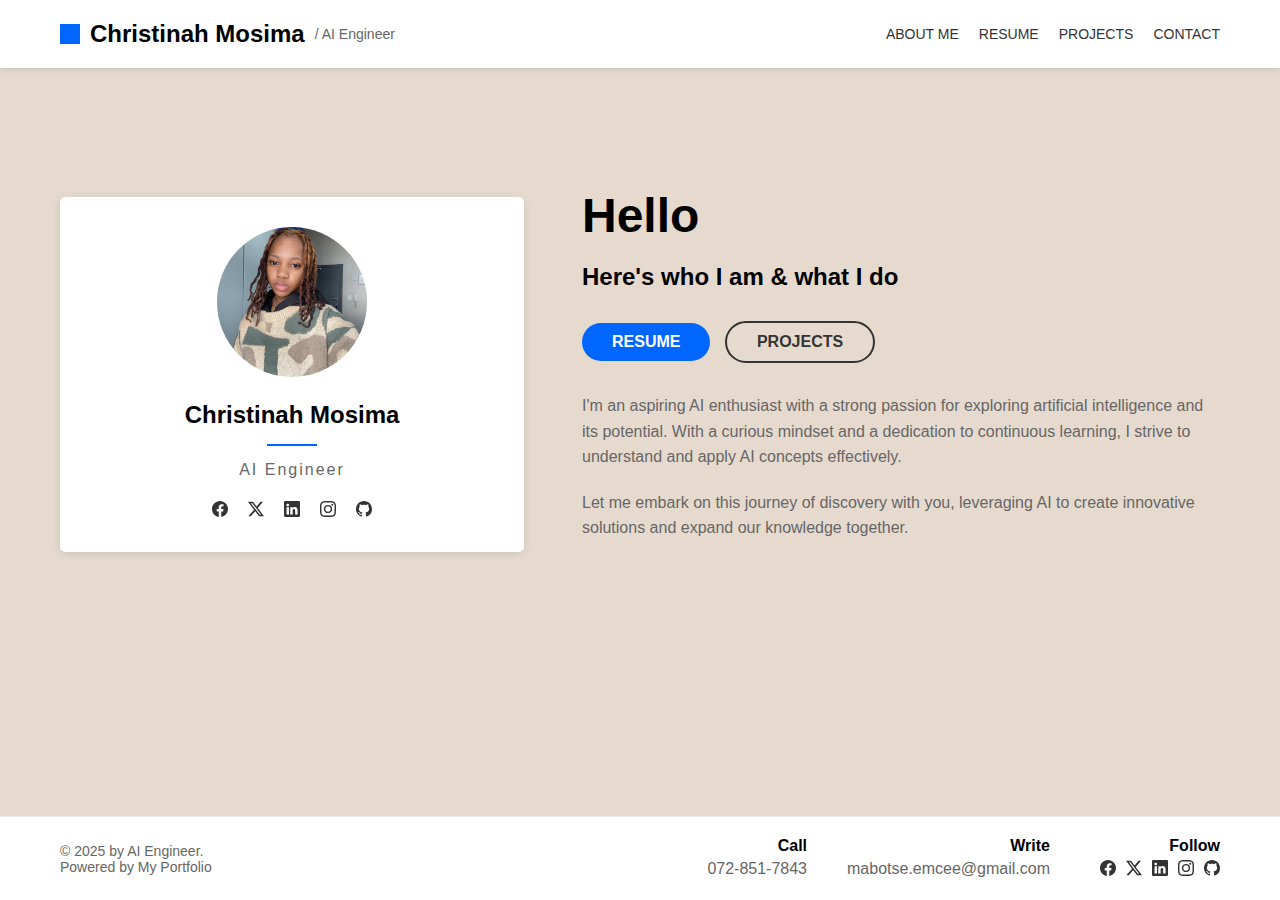
<file: index.html>
<!DOCTYPE html>
<html lang="en">
<head>
    <meta charset="UTF-8">
    <meta name="viewport" content="width=device-width, initial-scale=1.0">
    <title>Christinah Mosima | AI Engineer</title>
    <link rel="stylesheet" href="/styles.css">
</head>
<body>
    <header>
        <div class="container header-content">
            <div class="logo">
                <div class="logo-square"></div>
                <div class="logo-text">Christinah Mosima</div>
                <span class="title">/ AI Engineer</span>
            </div>
            <nav>
                <ul>
                    <li><a href="/index.html">About Me</a></li>
                    <li><a href="/resume.html">Resume</a></li>
                    <li><a href="/projects.html">Projects</a></li>
                    <li><a href="/contact.html">Contact</a></li>
                </ul>
            </nav>
        </div>
    </header>

    <section id="about" class="hero">
        <div class="container">
            <div class="hero">
                <div class="profile-card">
                    <img src="./source/pic1.jpeg" alt="Mabotse" class="profile-image">
                    <h2 class="profile-name">Christinah Mosima</h2>
                    <div class="profile-divider"></div>
                    <p class="profile-title">AI Engineer</p>
                    <div class="social-icons">
                        <a href="https://www.facebook.com/mabotse.christin"><span><svg xmlns="http://www.w3.org/2000/svg" width="16" height="16" fill="currentColor" class="bi bi-facebook" viewBox="0 0 16 16">
                            <path d="M16 8.049c0-4.446-3.582-8.05-8-8.05C3.58 0-.002 3.603-.002 8.05c0 4.017 2.926 7.347 6.75 7.951v-5.625h-2.03V8.05H6.75V6.275c0-2.017 1.195-3.131 3.022-3.131.876 0 1.791.157 1.791.157v1.98h-1.009c-.993 0-1.303.621-1.303 1.258v1.51h2.218l-.354 2.326H9.25V16c3.824-.604 6.75-3.934 6.75-7.951"/>
                          </svg></span></a>
                        <a href="https://twitter.com/CeeEmcee"><span><svg xmlns="http://www.w3.org/2000/svg" width="16" height="16" fill="currentColor" class="bi bi-twitter-x" viewBox="0 0 16 16">
                            <path d="M12.6.75h2.454l-5.36 6.142L16 15.25h-4.937l-3.867-5.07-4.425 5.07H.316l5.733-6.57L0 .75h5.063l3.495 4.633L12.601.75Zm-.86 13.028h1.36L4.323 2.145H2.865z"/>
                          </svg></span></a>
                        <a href="https://www.linkedin.com/in/christinah-mosima-1921b1221/"><span><svg xmlns="http://www.w3.org/2000/svg" width="16" height="16" fill="currentColor" class="bi bi-linkedin" viewBox="0 0 16 16">
                            <path d="M0 1.146C0 .513.526 0 1.175 0h13.65C15.474 0 16 .513 16 1.146v13.708c0 .633-.526 1.146-1.175 1.146H1.175C.526 16 0 15.487 0 14.854zm4.943 12.248V6.169H2.542v7.225zm-1.2-8.212c.837 0 1.358-.554 1.358-1.248-.015-.709-.52-1.248-1.342-1.248S2.4 3.226 2.4 3.934c0 .694.521 1.248 1.327 1.248zm4.908 8.212V9.359c0-.216.016-.432.08-.586.173-.431.568-.878 1.232-.878.869 0 1.216.662 1.216 1.634v3.865h2.401V9.25c0-2.22-1.184-3.252-2.764-3.252-1.274 0-1.845.7-2.165 1.193v.025h-.016l.016-.025V6.169h-2.4c.03.678 0 7.225 0 7.225z"/>
                          </svg></span></a>
                        <a href="https://www.instagram.com/_maifala/"><span><svg xmlns="http://www.w3.org/2000/svg" width="16" height="16" fill="currentColor" class="bi bi-instagram" viewBox="0 0 16 16">
                            <path d="M8 0C5.829 0 5.556.01 4.703.048 3.85.088 3.269.222 2.76.42a3.9 3.9 0 0 0-1.417.923A3.9 3.9 0 0 0 .42 2.76C.222 3.268.087 3.85.048 4.7.01 5.555 0 5.827 0 8.001c0 2.172.01 2.444.048 3.297.04.852.174 1.433.372 1.942.205.526.478.972.923 1.417.444.445.89.719 1.416.923.51.198 1.09.333 1.942.372C5.555 15.99 5.827 16 8 16s2.444-.01 3.298-.048c.851-.04 1.434-.174 1.943-.372a3.9 3.9 0 0 0 1.416-.923c.445-.445.718-.891.923-1.417.197-.509.332-1.09.372-1.942C15.99 10.445 16 10.173 16 8s-.01-2.445-.048-3.299c-.04-.851-.175-1.433-.372-1.941a3.9 3.9 0 0 0-.923-1.417A3.9 3.9 0 0 0 13.24.42c-.51-.198-1.092-.333-1.943-.372C10.443.01 10.172 0 7.998 0zm-.717 1.442h.718c2.136 0 2.389.007 3.232.046.78.035 1.204.166 1.486.275.373.145.64.319.92.599s.453.546.598.92c.11.281.24.705.275 1.485.039.843.047 1.096.047 3.231s-.008 2.389-.047 3.232c-.035.78-.166 1.203-.275 1.485a2.5 2.5 0 0 1-.599.919c-.28.28-.546.453-.92.598-.28.11-.704.24-1.485.276-.843.038-1.096.047-3.232.047s-2.39-.009-3.233-.047c-.78-.036-1.203-.166-1.485-.276a2.5 2.5 0 0 1-.92-.598 2.5 2.5 0 0 1-.6-.92c-.109-.281-.24-.705-.275-1.485-.038-.843-.046-1.096-.046-3.233s.008-2.388.046-3.231c.036-.78.166-1.204.276-1.486.145-.373.319-.64.599-.92s.546-.453.92-.598c.282-.11.705-.24 1.485-.276.738-.034 1.024-.044 2.515-.045zm4.988 1.328a.96.96 0 1 0 0 1.92.96.96 0 0 0 0-1.92m-4.27 1.122a4.109 4.109 0 1 0 0 8.217 4.109 4.109 0 0 0 0-8.217m0 1.441a2.667 2.667 0 1 1 0 5.334 2.667 2.667 0 0 1 0-5.334"/>
                          </svg></span></a>
                          <a href="https://github.com/Mabotse-Mosima/"><span><svg xmlns="http://www.w3.org/2000/svg" width="16" height="16" fill="currentColor" class="bi bi-github" viewBox="0 0 16 16">
                            <path d="M8 0C3.58 0 0 3.58 0 8c0 3.54 2.29 6.53 5.47 7.59.4.07.55-.17.55-.38 0-.19-.01-.82-.01-1.49-2.01.37-2.53-.49-2.69-.94-.09-.23-.48-.94-.82-1.13-.28-.15-.68-.52-.01-.53.63-.01 1.08.58 1.23.82.72 1.21 1.87.87 2.33.66.07-.52.28-.87.51-1.07-1.78-.2-3.64-.89-3.64-3.95 0-.87.31-1.59.82-2.15-.08-.2-.36-1.02.08-2.12 0 0 .67-.21 2.2.82.64-.18 1.32-.27 2-.27s1.36.09 2 .27c1.53-1.04 2.2-.82 2.2-.82.44 1.1.16 1.92.08 2.12.51.56.82 1.27.82 2.15 0 3.07-1.87 3.75-3.65 3.95.29.25.54.73.54 1.48 0 1.07-.01 1.93-.01 2.2 0 .21.15.46.55.38A8.01 8.01 0 0 0 16 8c0-4.42-3.58-8-8-8"/>
                          </svg></span></a>
                    </div>
                </div>
                <div class="hero-content">
                    <h1 class="hero-title">Hello</h1>
                    <h2 class="hero-subtitle">Here's who I am & what I do</h2>
                    <div class="hero-buttons">
                        <a href="/resume.html" class="btn btn-primary">RESUME</a>
                        <a href="/projects.html" class="btn btn-outline">PROJECTS</a>
                    </div>
                    <p class="hero-text">I'm an aspiring AI enthusiast with a strong passion for exploring artificial intelligence and its potential. With a curious mindset and a dedication to continuous learning, I strive to understand and apply AI concepts effectively.</p>  
                    <p class="hero-text">Let me embark on this journey of discovery with you, leveraging AI to create innovative solutions and expand our knowledge together.</p>
                </div>
            </div>
        </div>
    </section>
    
    <footer>
        <div class="container footer-content">
            <div class="copyright">
                <p>© 2025 by AI Engineer.</p>
                <p>Powered by My Portfolio</p>
            </div>
            <div class="footer-links">
                <div class="footer-column">
                    <p class="footer-label">Call</p>
                    <p class="footer-value"><a href="tel:+1234567890">072-851-7843</a></p>
                </div>
                <div class="footer-column">
                    <p class="footer-label">Write</p>
                    <p class="footer-value"><a href="mailto:info@mysite.com">mabotse.emcee@gmail.com</a></p>
                </div>
                <div class="footer-column">
                    <p class="footer-label">Follow</p>
                    <div class="footer-social">
                        <a href="https://www.facebook.com/mabotse.christin"><span><svg xmlns="http://www.w3.org/2000/svg" width="16" height="16" fill="currentColor" class="bi bi-facebook" viewBox="0 0 16 16">
                            <path d="M16 8.049c0-4.446-3.582-8.05-8-8.05C3.58 0-.002 3.603-.002 8.05c0 4.017 2.926 7.347 6.75 7.951v-5.625h-2.03V8.05H6.75V6.275c0-2.017 1.195-3.131 3.022-3.131.876 0 1.791.157 1.791.157v1.98h-1.009c-.993 0-1.303.621-1.303 1.258v1.51h2.218l-.354 2.326H9.25V16c3.824-.604 6.75-3.934 6.75-7.951"/>
                          </svg></span></a>
                        <a href="https://twitter.com/CeeEmcee"><span><svg xmlns="http://www.w3.org/2000/svg" width="16" height="16" fill="currentColor" class="bi bi-twitter-x" viewBox="0 0 16 16">
                            <path d="M12.6.75h2.454l-5.36 6.142L16 15.25h-4.937l-3.867-5.07-4.425 5.07H.316l5.733-6.57L0 .75h5.063l3.495 4.633L12.601.75Zm-.86 13.028h1.36L4.323 2.145H2.865z"/>
                          </svg></span></a>
                        <a href="https://www.linkedin.com/in/christinah-mosima-1921b1221/"><span><svg xmlns="http://www.w3.org/2000/svg" width="16" height="16" fill="currentColor" class="bi bi-linkedin" viewBox="0 0 16 16">
                            <path d="M0 1.146C0 .513.526 0 1.175 0h13.65C15.474 0 16 .513 16 1.146v13.708c0 .633-.526 1.146-1.175 1.146H1.175C.526 16 0 15.487 0 14.854zm4.943 12.248V6.169H2.542v7.225zm-1.2-8.212c.837 0 1.358-.554 1.358-1.248-.015-.709-.52-1.248-1.342-1.248S2.4 3.226 2.4 3.934c0 .694.521 1.248 1.327 1.248zm4.908 8.212V9.359c0-.216.016-.432.08-.586.173-.431.568-.878 1.232-.878.869 0 1.216.662 1.216 1.634v3.865h2.401V9.25c0-2.22-1.184-3.252-2.764-3.252-1.274 0-1.845.7-2.165 1.193v.025h-.016l.016-.025V6.169h-2.4c.03.678 0 7.225 0 7.225z"/>
                          </svg></span></a>
                        <a href="https://www.instagram.com/_maifala/"><span><svg xmlns="http://www.w3.org/2000/svg" width="16" height="16" fill="currentColor" class="bi bi-instagram" viewBox="0 0 16 16">
                            <path d="M8 0C5.829 0 5.556.01 4.703.048 3.85.088 3.269.222 2.76.42a3.9 3.9 0 0 0-1.417.923A3.9 3.9 0 0 0 .42 2.76C.222 3.268.087 3.85.048 4.7.01 5.555 0 5.827 0 8.001c0 2.172.01 2.444.048 3.297.04.852.174 1.433.372 1.942.205.526.478.972.923 1.417.444.445.89.719 1.416.923.51.198 1.09.333 1.942.372C5.555 15.99 5.827 16 8 16s2.444-.01 3.298-.048c.851-.04 1.434-.174 1.943-.372a3.9 3.9 0 0 0 1.416-.923c.445-.445.718-.891.923-1.417.197-.509.332-1.09.372-1.942C15.99 10.445 16 10.173 16 8s-.01-2.445-.048-3.299c-.04-.851-.175-1.433-.372-1.941a3.9 3.9 0 0 0-.923-1.417A3.9 3.9 0 0 0 13.24.42c-.51-.198-1.092-.333-1.943-.372C10.443.01 10.172 0 7.998 0zm-.717 1.442h.718c2.136 0 2.389.007 3.232.046.78.035 1.204.166 1.486.275.373.145.64.319.92.599s.453.546.598.92c.11.281.24.705.275 1.485.039.843.047 1.096.047 3.231s-.008 2.389-.047 3.232c-.035.78-.166 1.203-.275 1.485a2.5 2.5 0 0 1-.599.919c-.28.28-.546.453-.92.598-.28.11-.704.24-1.485.276-.843.038-1.096.047-3.232.047s-2.39-.009-3.233-.047c-.78-.036-1.203-.166-1.485-.276a2.5 2.5 0 0 1-.92-.598 2.5 2.5 0 0 1-.6-.92c-.109-.281-.24-.705-.275-1.485-.038-.843-.046-1.096-.046-3.233s.008-2.388.046-3.231c.036-.78.166-1.204.276-1.486.145-.373.319-.64.599-.92s.546-.453.92-.598c.282-.11.705-.24 1.485-.276.738-.034 1.024-.044 2.515-.045zm4.988 1.328a.96.96 0 1 0 0 1.92.96.96 0 0 0 0-1.92m-4.27 1.122a4.109 4.109 0 1 0 0 8.217 4.109 4.109 0 0 0 0-8.217m0 1.441a2.667 2.667 0 1 1 0 5.334 2.667 2.667 0 0 1 0-5.334"/>
                          </svg></span></a>
                          <a href="https://github.com/Mabotse-Mosima/"><span><svg xmlns="http://www.w3.org/2000/svg" width="16" height="16" fill="currentColor" class="bi bi-github" viewBox="0 0 16 16">
                            <path d="M8 0C3.58 0 0 3.58 0 8c0 3.54 2.29 6.53 5.47 7.59.4.07.55-.17.55-.38 0-.19-.01-.82-.01-1.49-2.01.37-2.53-.49-2.69-.94-.09-.23-.48-.94-.82-1.13-.28-.15-.68-.52-.01-.53.63-.01 1.08.58 1.23.82.72 1.21 1.87.87 2.33.66.07-.52.28-.87.51-1.07-1.78-.2-3.64-.89-3.64-3.95 0-.87.31-1.59.82-2.15-.08-.2-.36-1.02.08-2.12 0 0 .67-.21 2.2.82.64-.18 1.32-.27 2-.27s1.36.09 2 .27c1.53-1.04 2.2-.82 2.2-.82.44 1.1.16 1.92.08 2.12.51.56.82 1.27.82 2.15 0 3.07-1.87 3.75-3.65 3.95.29.25.54.73.54 1.48 0 1.07-.01 1.93-.01 2.2 0 .21.15.46.55.38A8.01 8.01 0 0 0 16 8c0-4.42-3.58-8-8-8"/>
                          </svg></span></a>
                    </div>
                </div>
            </div>
        </div>
    </footer>
    <link rel="script" href="/script.js">
</body>
</html>
</file>
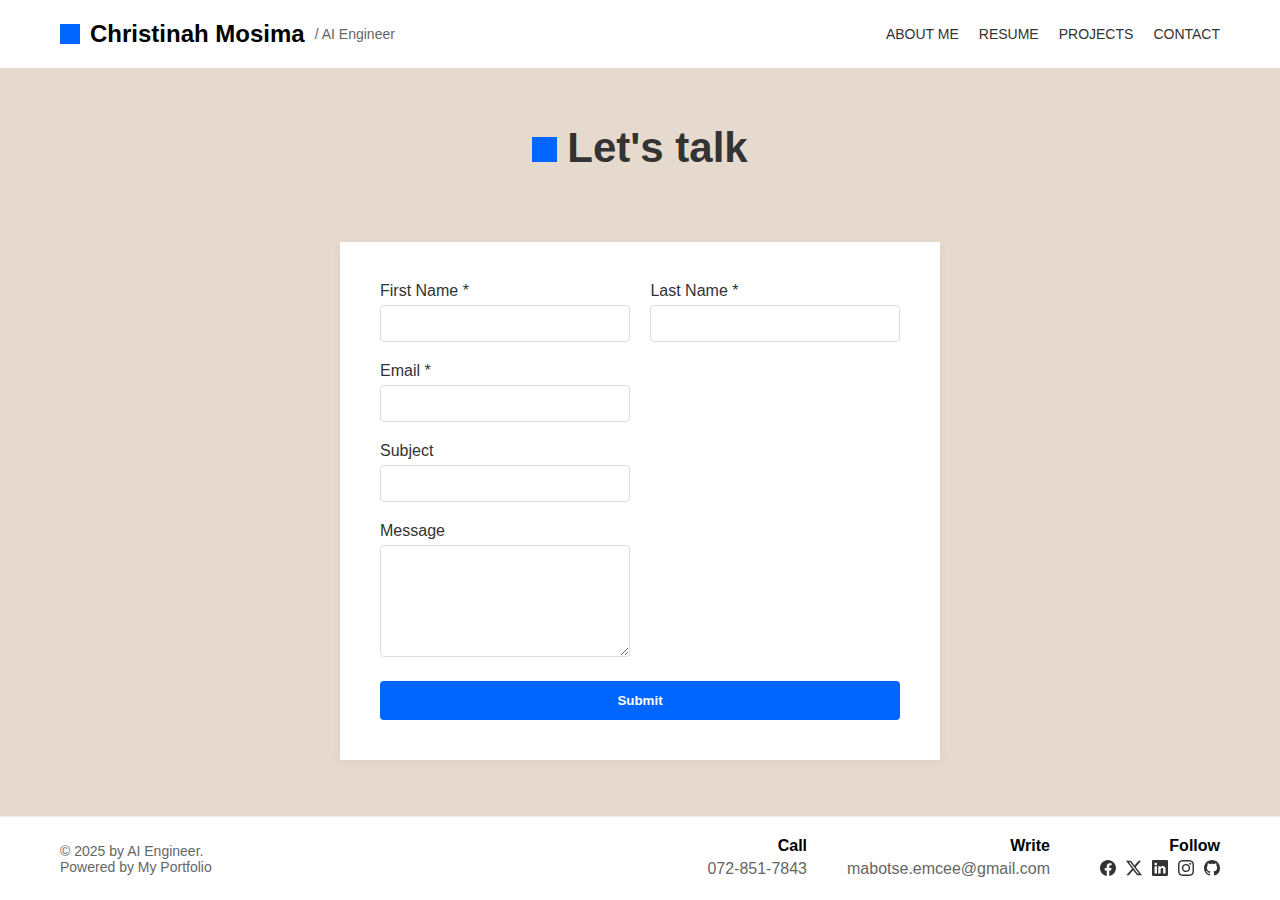
<file: contact.html>
<!DOCTYPE html>
<html lang="en">
<head>
    <meta charset="UTF-8">
    <meta name="viewport" content="width=device-width, initial-scale=1.0">
    <title>Contact - Christinah Mosima </title>
    <link rel="stylesheet" href="styles.css">
</head>
<body>
    <header>
        <div class="container header-content">
            <div class="logo">
                <div class="logo-square"></div>
                <div class="logo-text">Christinah Mosima</div>
                <span class="title">/ AI Engineer</span>
            </div>
            <nav>
                <ul>
                    <li><a href="/index.html">About Me</a></li>
                    <li><a href="/resume.html">Resume</a></li>
                    <li><a href="/projects.html">Projects</a></li>
                    <li><a href="/contact.html">Contact</a></li>
                </ul>
            </nav>
        </div>
    </header>

    <main class="contact-container">
        <section class="contact-header">
            <div class="container">
                <h1 class="page-title"><span class="blue-square"></span>Let's talk</h1>
            </div>
        </section>

        <section class="contact-form-container">
            <form id="contactForm" class="contact-form">
                <div class="form-row">
                    <div class="form-group">
                        <label for="firstName">First Name *</label>
                        <input type="text" id="firstName" name="firstName" required>
                    </div>
                    <div class="form-group">
                        <label for="lastName">Last Name *</label>
                        <input type="text" id="lastName" name="lastName" required>
                    </div>
                </div>

                <div class="form-group">
                    <label for="email">Email *</label>
                    <input type="email" id="email" name="email" required>
                </div>

                <div class="form-group">
                    <label for="subject">Subject</label>
                    <input type="text" id="subject" name="subject">
                </div>

                <div class="form-group">
                    <label for="message">Message</label>
                    <textarea id="message" name="message" rows="6"></textarea>
                </div>

                <button type="submit" class="btn btn-primary">Submit</button>
            </form>
        </section>
    </main>

    <footer>
        <div class="container footer-content">
            <div class="copyright">
                <p>© 2025 by AI Engineer.</p>
                <p>Powered by My Portfolio</p>
            </div>
            <div class="footer-links">
                <div class="footer-column">
                    <p class="footer-label">Call</p>
                    <p class="footer-value"><a href="tel:+072-851-7843">072-851-7843</a></p>
                </div>
                <div class="footer-column">
                    <p class="footer-label">Write</p>
                    <p class="footer-value"><a href="mailto:mabotse.emcee@gmail.com">mabotse.emcee@gmail.com</a></p>
                </div>
                <div class="footer-column">
                    <p class="footer-label">Follow</p>
                    <div class="footer-social">
                        <a href="https://www.facebook.com/mabotse.christin"><span><svg xmlns="http://www.w3.org/2000/svg" width="16" height="16" fill="currentColor" class="bi bi-facebook" viewBox="0 0 16 16">
                            <path d="M16 8.049c0-4.446-3.582-8.05-8-8.05C3.58 0-.002 3.603-.002 8.05c0 4.017 2.926 7.347 6.75 7.951v-5.625h-2.03V8.05H6.75V6.275c0-2.017 1.195-3.131 3.022-3.131.876 0 1.791.157 1.791.157v1.98h-1.009c-.993 0-1.303.621-1.303 1.258v1.51h2.218l-.354 2.326H9.25V16c3.824-.604 6.75-3.934 6.75-7.951"/>
                        </svg></span></a>
                        <a href="https://twitter.com/CeeEmcee"><span><svg xmlns="http://www.w3.org/2000/svg" width="16" height="16" fill="currentColor" class="bi bi-twitter-x" viewBox="0 0 16 16">
                            <path d="M12.6.75h2.454l-5.36 6.142L16 15.25h-4.937l-3.867-5.07-4.425 5.07H.316l5.733-6.57L0 .75h5.063l3.495 4.633L12.601.75Zm-.86 13.028h1.36L4.323 2.145H2.865z"/>
                        </svg></span></a>
                        <a href="https://www.linkedin.com/in/christinah-mosima-1921b1221/"><span><svg xmlns="http://www.w3.org/2000/svg" width="16" height="16" fill="currentColor" class="bi bi-linkedin" viewBox="0 0 16 16">
                            <path d="M0 1.146C0 .513.526 0 1.175 0h13.65C15.474 0 16 .513 16 1.146v13.708c0 .633-.526 1.146-1.175 1.146H1.175C.526 16 0 15.487 0 14.854zm4.943 12.248V6.169H2.542v7.225zm-1.2-8.212c.837 0 1.358-.554 1.358-1.248-.015-.709-.52-1.248-1.342-1.248S2.4 3.226 2.4 3.934c0 .694.521 1.248 1.327 1.248zm4.908 8.212V9.359c0-.216.016-.432.08-.586.173-.431.568-.878 1.232-.878.869 0 1.216.662 1.216 1.634v3.865h2.401V9.25c0-2.22-1.184-3.252-2.764-3.252-1.274 0-1.845.7-2.165 1.193v.025h-.016l.016-.025V6.169h-2.4c.03.678 0 7.225 0 7.225z"/>
                        </svg></span></a>
                        <a href="https://www.instagram.com/_maifala/"><span><svg xmlns="http://www.w3.org/2000/svg" width="16" height="16" fill="currentColor" class="bi bi-instagram" viewBox="0 0 16 16">
                            <path d="M8 0C5.829 0 5.556.01 4.703.048 3.85.088 3.269.222 2.76.42a3.9 3.9 0 0 0-1.417.923A3.9 3.9 0 0 0 .42 2.76C.222 3.268.087 3.85.048 4.7.01 5.555 0 5.827 0 8.001c0 2.172.01 2.444.048 3.297.04.852.174 1.433.372 1.942.205.526.478.972.923 1.417.444.445.89.719 1.416.923.51.198 1.09.333 1.942.372C5.555 15.99 5.827 16 8 16s2.444-.01 3.298-.048c.851-.04 1.434-.174 1.943-.372a3.9 3.9 0 0 0 1.416-.923c.445-.445.718-.891.923-1.417.197-.509.332-1.09.372-1.942C15.99 10.445 16 10.173 16 8s-.01-2.445-.048-3.299c-.04-.851-.175-1.433-.372-1.941a3.9 3.9 0 0 0-.923-1.417A3.9 3.9 0 0 0 13.24.42c-.51-.198-1.092-.333-1.943-.372C10.443.01 10.172 0 7.998 0zm-.717 1.442h.718c2.136 0 2.389.007 3.232.046.78.035 1.204.166 1.486.275.373.145.64.319.92.599s.453.546.598.92c.11.281.24.705.275 1.485.039.843.047 1.096.047 3.231s-.008 2.389-.047 3.232c-.035.78-.166 1.203-.275 1.485a2.5 2.5 0 0 1-.599.919c-.28.28-.546.453-.92.598-.28.11-.704.24-1.485.276-.843.038-1.096.047-3.232.047s-2.39-.009-3.233-.047c-.78-.036-1.203-.166-1.485-.276a2.5 2.5 0 0 1-.92-.598 2.5 2.5 0 0 1-.6-.92c-.109-.281-.24-.705-.275-1.485-.038-.843-.046-1.096-.046-3.233s.008-2.388.046-3.231c.036-.78.166-1.204.276-1.486.145-.373.319-.64.599-.92s.546-.453.92-.598c.282-.11.705-.24 1.485-.276.738-.034 1.024-.044 2.515-.045zm4.988 1.328a.96.96 0 1 0 0 1.92.96.96 0 0 0 0-1.92m-4.27 1.122a4.109 4.109 0 1 0 0 8.217 4.109 4.109 0 0 0 0-8.217m0 1.441a2.667 2.667 0 1 1 0 5.334 2.667 2.667 0 0 1 0-5.334"/>
                        </svg></span></a>
                        <a href="https://github.com/Mabotse-Mosima/"><span><svg xmlns="http://www.w3.org/2000/svg" width="16" height="16" fill="currentColor" class="bi bi-github" viewBox="0 0 16 16">
                            <path d="M8 0C3.58 0 0 3.58 0 8c0 3.54 2.29 6.53 5.47 7.59.4.07.55-.17.55-.38 0-.19-.01-.82-.01-1.49-2.01.37-2.53-.49-2.69-.94-.09-.23-.48-.94-.82-1.13-.28-.15-.68-.52-.01-.53.63-.01 1.08.58 1.23.82.72 1.21 1.87.87 2.33.66.07-.52.28-.87.51-1.07-1.78-.2-3.64-.89-3.64-3.95 0-.87.31-1.59.82-2.15-.08-.2-.36-1.02.08-2.12 0 0 .67-.21 2.2.82.64-.18 1.32-.27 2-.27s1.36.09 2 .27c1.53-1.04 2.2-.82 2.2-.82.44 1.1.16 1.92.08 2.12.51.56.82 1.27.82 2.15 0 3.07-1.87 3.75-3.65 3.95.29.25.54.73.54 1.48 0 1.07-.01 1.93-.01 2.2 0 .21.15.46.55.38A8.01 8.01 0 0 0 16 8c0-4.42-3.58-8-8-8"/>
                          </svg></span></a>
                    </div>
                </div>
            </div>
        </div>
    </footer>

    <script src="/script.js"></script>
</body>
</html>
</file>
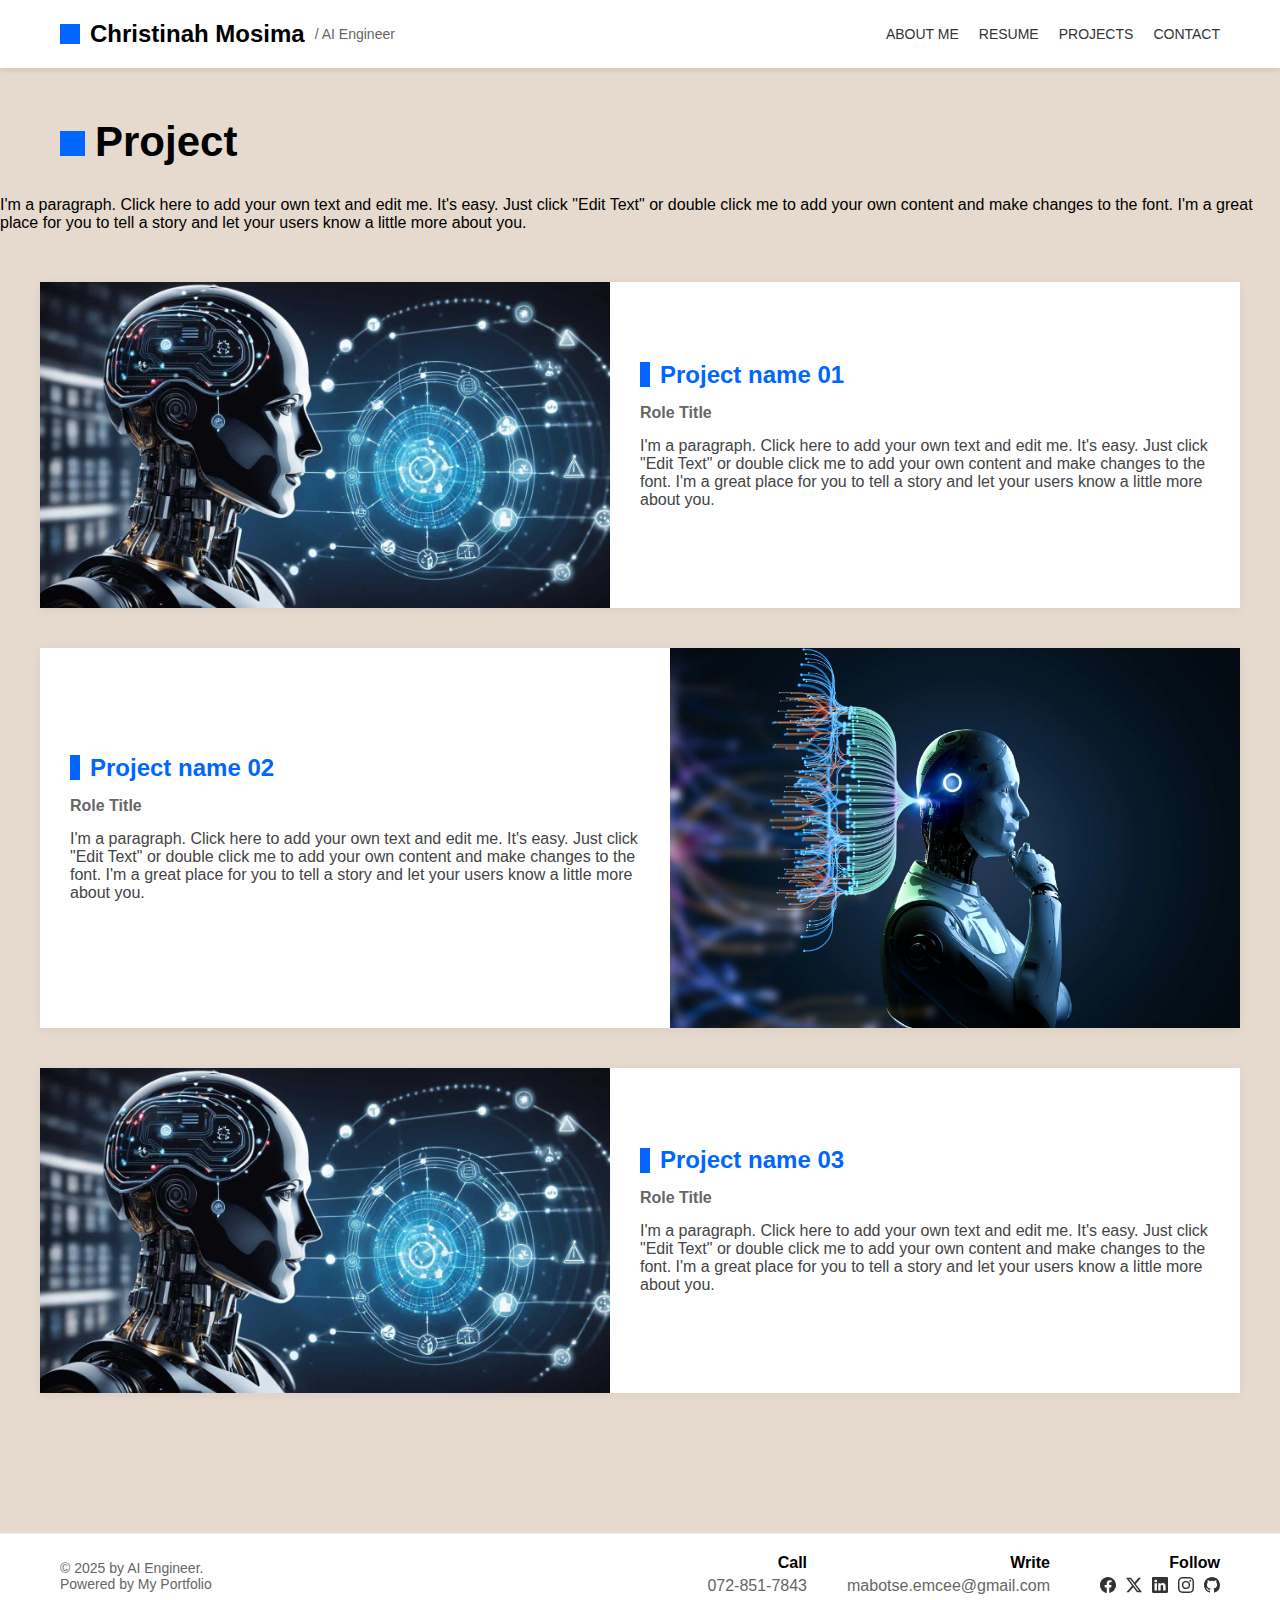
<file: projects.html>
<!DOCTYPE html>
<html lang="en">
<head>
    <meta charset="UTF-8">
    <meta name="viewport" content="width=device-width, initial-scale=1.0">
    <title>Projects - Christinah Mosima</title>
    <link rel="stylesheet" href="styles.css">
    <link rel="stylesheet" href="https://cdnjs.cloudflare.com/ajax/libs/font-awesome/6.4.0/css/all.min.css">
</head>
<body>
    <header>
        <div class="container header-content">
            <div class="logo">
                <div class="logo-square"></div>
                <div class="logo-text">Christinah Mosima</div>
                <span class="title">/ AI Engineer</span>
            </div>
            <nav>
                <ul>
                    <li><a href="/index.html">About Me</a></li>
                    <li><a href="/resume.html">Resume</a></li>
                    <li><a href="/projects.html">Projects</a></li>
                    <li><a href="/contact.html">Contact</a></li>
                </ul>
            </nav>
        </div>
    </header>

    <main class="projects-container">
        <div class="container">
            <h1 class="page-title"><span class="blue-square"></span>Project</h1>
        </div>

        <section class="projects-intro">
            <p>I'm a paragraph. Click here to add your own text and edit me. It's easy. Just click "Edit Text" or double click me to add your own content and make changes to the font. I'm a great place for you to tell a story and let your users know a little more about you.</p>
        </section>

        <div class="container projects-container">
            <div class="project-card" style="flex-direction: row-reverse;">
                <div class="project-text">
                    <h2 class="project-title">Project name 01</h2>
                    <h3 class="project-role">Role Title</h3>
                    <p class="project-description">
                        I'm a paragraph. Click here to add your own text and edit me. 
                        It's easy. Just click "Edit Text" or double click me to add your own content and 
                        make changes to the font. I'm a great place for you to tell a story and let your users know a little more about you.
                    </p>
                </div>
                <div class="project-image">
                    <img src="/source/AI-for-Efficient-Business-Process-Management-and-Strategic-Insights.jpg" alt="Project Image">
                </div>
            </div>

            <div class="project-card">
                <div class="project-text">
                    <h2 class="project-title">Project name 02</h2>
                    <h3 class="project-role">Role Title</h3>
                    <p class="project-description">
                        I'm a paragraph. Click here to add your own text and edit me. 
                        It's easy. Just click "Edit Text" or double click me to add your own content and 
                        make changes to the font. I'm a great place for you to tell a story and let your users know a little more about you.
                    </p>
                </div>
                <div class="project-image">
                    <img src="/source/Generative AI-9PLiZpOB.webp" alt="Project Image">
                </div>
            </div>
    
            <div class="project-card" style="flex-direction: row-reverse;">
                <div class="project-text">
                    <h2 class="project-title">Project name 03</h2>
                    <h3 class="project-role">Role Title</h3>
                    <p class="project-description">
                        I'm a paragraph. Click here to add your own text and edit me. 
                        It's easy. Just click "Edit Text" or double click me to add your own content and 
                        make changes to the font. I'm a great place for you to tell a story and let your users know a little more about you.
                    </p>
                </div>
                <div class="project-image">
                    <img src="/source/AI-for-Efficient-Business-Process-Management-and-Strategic-Insights.jpg" alt="Project Image">
                </div>
            </div>
        </div>
    </main>

    <footer>
        <div class="container footer-content">
            <div class="copyright">
                <p>© 2025 by AI Engineer.</p>
                <p>Powered by My Portfolio</p>
            </div>
            <div class="footer-links">
                <div class="footer-column">
                    <p class="footer-label">Call</p>
                    <p class="footer-value"><a href="tel:+1234567890">072-851-7843</a></p>
                </div>
                <div class="footer-column">
                    <p class="footer-label">Write</p>
                    <p class="footer-value"><a href="mailto:info@mysite.com">mabotse.emcee@gmail.com</a></p>
                </div>
                <div class="footer-column">
                    <p class="footer-label">Follow</p>
                    <div class="footer-social">
                        <a href="https://www.facebook.com/mabotse.christin"><span><svg xmlns="http://www.w3.org/2000/svg" width="16" height="16" fill="currentColor" class="bi bi-facebook" viewBox="0 0 16 16">
                            <path d="M16 8.049c0-4.446-3.582-8.05-8-8.05C3.58 0-.002 3.603-.002 8.05c0 4.017 2.926 7.347 6.75 7.951v-5.625h-2.03V8.05H6.75V6.275c0-2.017 1.195-3.131 3.022-3.131.876 0 1.791.157 1.791.157v1.98h-1.009c-.993 0-1.303.621-1.303 1.258v1.51h2.218l-.354 2.326H9.25V16c3.824-.604 6.75-3.934 6.75-7.951"/>
                          </svg></span></a>
                        <a href="https://twitter.com/CeeEmcee"><span><svg xmlns="http://www.w3.org/2000/svg" width="16" height="16" fill="currentColor" class="bi bi-twitter-x" viewBox="0 0 16 16">
                            <path d="M12.6.75h2.454l-5.36 6.142L16 15.25h-4.937l-3.867-5.07-4.425 5.07H.316l5.733-6.57L0 .75h5.063l3.495 4.633L12.601.75Zm-.86 13.028h1.36L4.323 2.145H2.865z"/>
                          </svg></span></a>
                        <a href="https://www.linkedin.com/in/christinah-mosima-1921b1221/"><span><svg xmlns="http://www.w3.org/2000/svg" width="16" height="16" fill="currentColor" class="bi bi-linkedin" viewBox="0 0 16 16">
                            <path d="M0 1.146C0 .513.526 0 1.175 0h13.65C15.474 0 16 .513 16 1.146v13.708c0 .633-.526 1.146-1.175 1.146H1.175C.526 16 0 15.487 0 14.854zm4.943 12.248V6.169H2.542v7.225zm-1.2-8.212c.837 0 1.358-.554 1.358-1.248-.015-.709-.52-1.248-1.342-1.248S2.4 3.226 2.4 3.934c0 .694.521 1.248 1.327 1.248zm4.908 8.212V9.359c0-.216.016-.432.08-.586.173-.431.568-.878 1.232-.878.869 0 1.216.662 1.216 1.634v3.865h2.401V9.25c0-2.22-1.184-3.252-2.764-3.252-1.274 0-1.845.7-2.165 1.193v.025h-.016l.016-.025V6.169h-2.4c.03.678 0 7.225 0 7.225z"/>
                          </svg></span></a>
                        <a href="https://www.instagram.com/_maifala/"><span><svg xmlns="http://www.w3.org/2000/svg" width="16" height="16" fill="currentColor" class="bi bi-instagram" viewBox="0 0 16 16">
                            <path d="M8 0C5.829 0 5.556.01 4.703.048 3.85.088 3.269.222 2.76.42a3.9 3.9 0 0 0-1.417.923A3.9 3.9 0 0 0 .42 2.76C.222 3.268.087 3.85.048 4.7.01 5.555 0 5.827 0 8.001c0 2.172.01 2.444.048 3.297.04.852.174 1.433.372 1.942.205.526.478.972.923 1.417.444.445.89.719 1.416.923.51.198 1.09.333 1.942.372C5.555 15.99 5.827 16 8 16s2.444-.01 3.298-.048c.851-.04 1.434-.174 1.943-.372a3.9 3.9 0 0 0 1.416-.923c.445-.445.718-.891.923-1.417.197-.509.332-1.09.372-1.942C15.99 10.445 16 10.173 16 8s-.01-2.445-.048-3.299c-.04-.851-.175-1.433-.372-1.941a3.9 3.9 0 0 0-.923-1.417A3.9 3.9 0 0 0 13.24.42c-.51-.198-1.092-.333-1.943-.372C10.443.01 10.172 0 7.998 0zm-.717 1.442h.718c2.136 0 2.389.007 3.232.046.78.035 1.204.166 1.486.275.373.145.64.319.92.599s.453.546.598.92c.11.281.24.705.275 1.485.039.843.047 1.096.047 3.231s-.008 2.389-.047 3.232c-.035.78-.166 1.203-.275 1.485a2.5 2.5 0 0 1-.599.919c-.28.28-.546.453-.92.598-.28.11-.704.24-1.485.276-.843.038-1.096.047-3.232.047s-2.39-.009-3.233-.047c-.78-.036-1.203-.166-1.485-.276a2.5 2.5 0 0 1-.92-.598 2.5 2.5 0 0 1-.6-.92c-.109-.281-.24-.705-.275-1.485-.038-.843-.046-1.096-.046-3.233s.008-2.388.046-3.231c.036-.78.166-1.204.276-1.486.145-.373.319-.64.599-.92s.546-.453.92-.598c.282-.11.705-.24 1.485-.276.738-.034 1.024-.044 2.515-.045zm4.988 1.328a.96.96 0 1 0 0 1.92.96.96 0 0 0 0-1.92m-4.27 1.122a4.109 4.109 0 1 0 0 8.217 4.109 4.109 0 0 0 0-8.217m0 1.441a2.667 2.667 0 1 1 0 5.334 2.667 2.667 0 0 1 0-5.334"/>
                          </svg></span></a>
                        <a href="https://github.com/Mabotse-Mosima/"><span><svg xmlns="http://www.w3.org/2000/svg" width="16" height="16" fill="currentColor" class="bi bi-github" viewBox="0 0 16 16">
                            <path d="M8 0C3.58 0 0 3.58 0 8c0 3.54 2.29 6.53 5.47 7.59.4.07.55-.17.55-.38 0-.19-.01-.82-.01-1.49-2.01.37-2.53-.49-2.69-.94-.09-.23-.48-.94-.82-1.13-.28-.15-.68-.52-.01-.53.63-.01 1.08.58 1.23.82.72 1.21 1.87.87 2.33.66.07-.52.28-.87.51-1.07-1.78-.2-3.64-.89-3.64-3.95 0-.87.31-1.59.82-2.15-.08-.2-.36-1.02.08-2.12 0 0 .67-.21 2.2.82.64-.18 1.32-.27 2-.27s1.36.09 2 .27c1.53-1.04 2.2-.82 2.2-.82.44 1.1.16 1.92.08 2.12.51.56.82 1.27.82 2.15 0 3.07-1.87 3.75-3.65 3.95.29.25.54.73.54 1.48 0 1.07-.01 1.93-.01 2.2 0 .21.15.46.55.38A8.01 8.01 0 0 0 16 8c0-4.42-3.58-8-8-8"/>
                          </svg></span></a>
                    </div>
                </div>
            </div>
        </div>
    </footer>

    <script src="/script.js"></script>
</body>
</html>
</file>
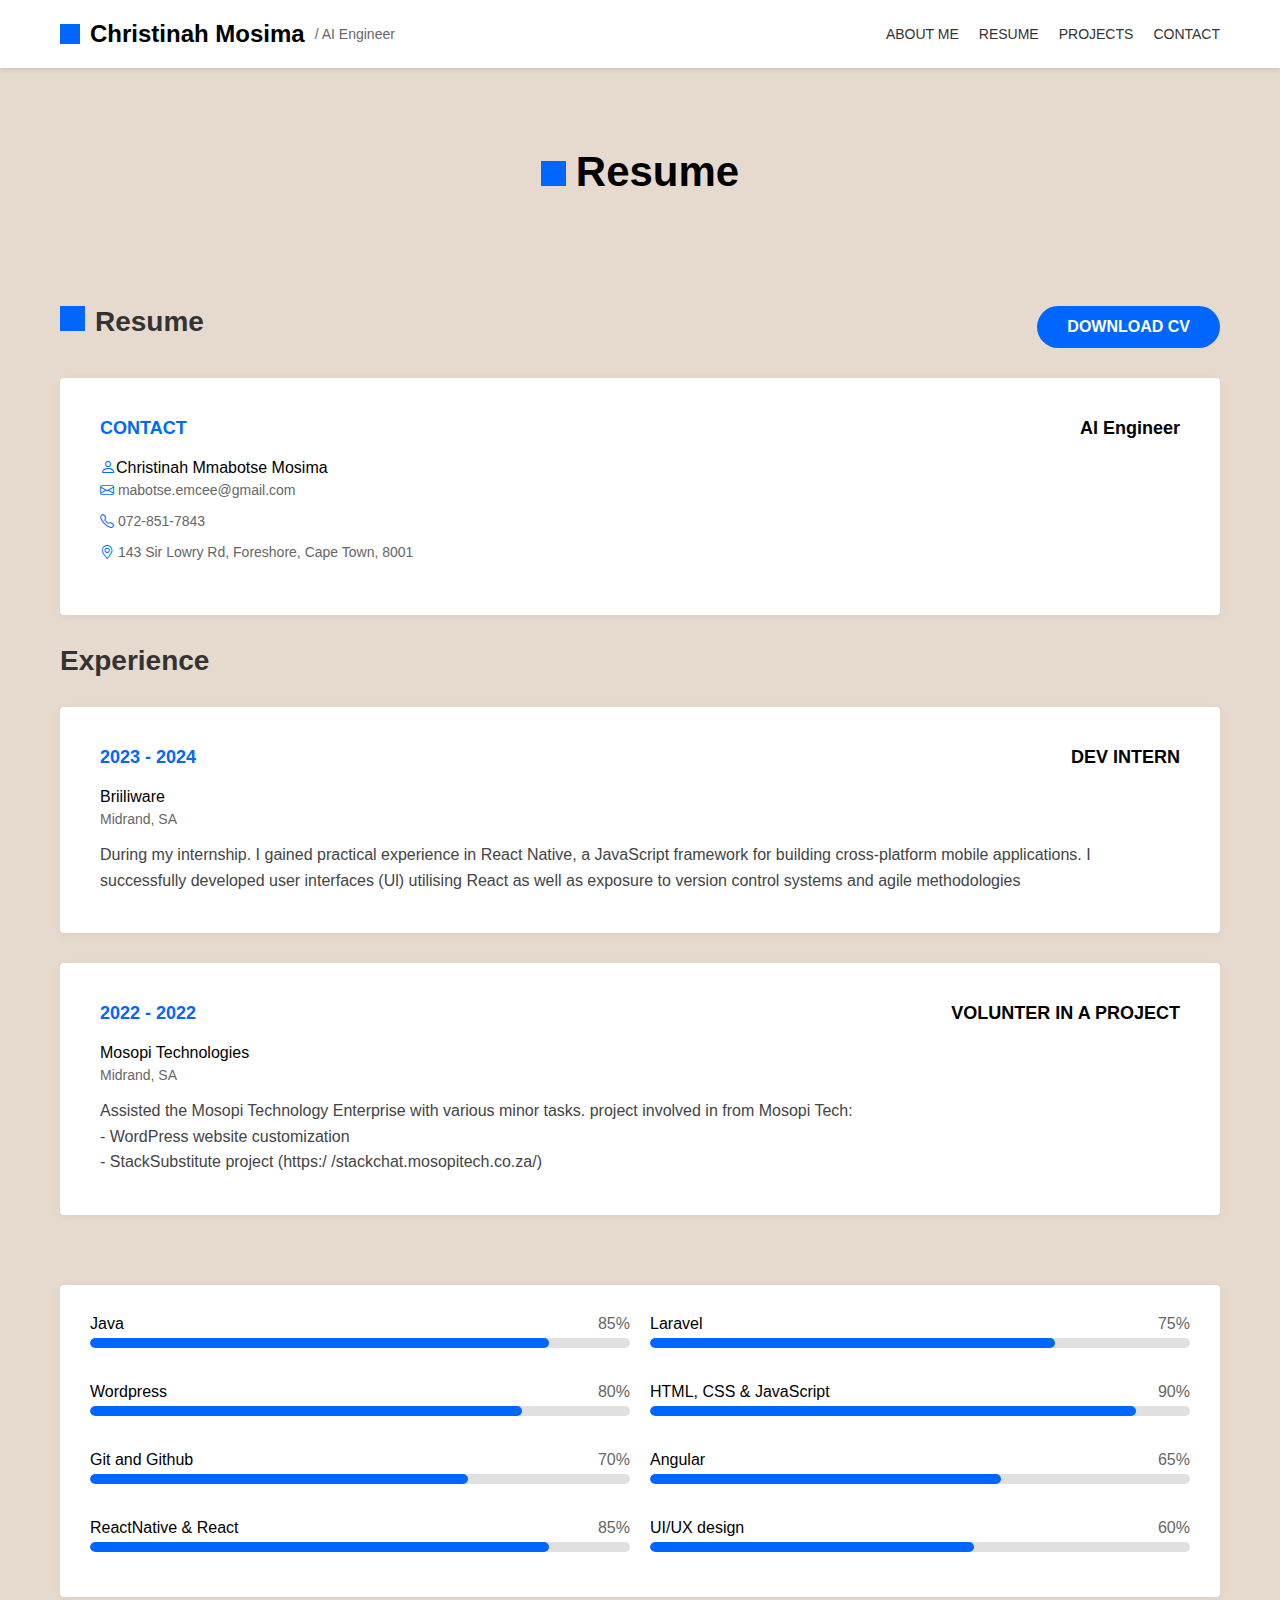
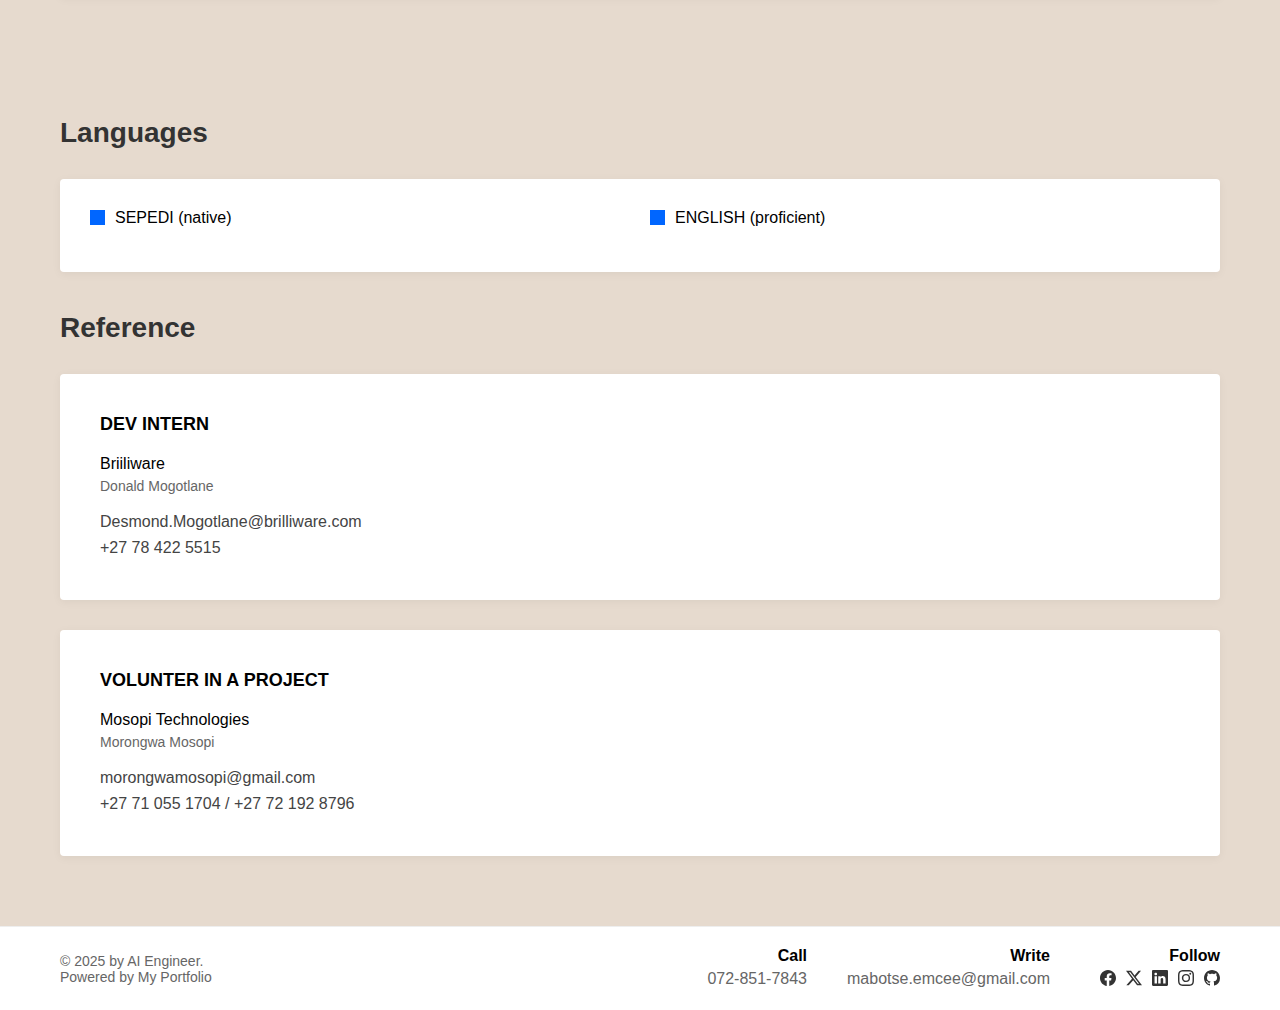
<file: resume.html>
<!DOCTYPE html>
<html lang="en">
<head>
    <meta charset="UTF-8">
    <meta name="viewport" content="width=device-width, initial-scale=1.0">
    <title>Resume - Christinah Mosima</title>
    <link rel="stylesheet" href="styles.css">
    <link rel="stylesheet" href="https://cdnjs.cloudflare.com/ajax/libs/font-awesome/6.4.0/css/all.min.css">
    <link rel="stylesheet" href="https://cdn.jsdelivr.net/npm/bootstrap-icons/font/bootstrap-icons.css">

</head>
<body>
    <header>
        <div class="container header-content">
            <div class="logo">
                <div class="logo-square"></div>
                <div class="logo-text">Christinah Mosima</div>
                <span class="title">/ AI Engineer</span>
            </div>
            <nav>
                <ul>
                    <li><a href="/index.html">About Me</a></li>
                    <li><a href="/resume.html">Resume</a></li>
                    <li><a href="/projects.html">Projects</a></li>
                    <li><a href="/contact.html">Contact</a></li>
                </ul>
            </nav>
        </div>
    </header>

    <main>
        <section class="resume-hero">
            <div class="container">
                <h1 class="page-title"><span class="blue-square"></span>Resume</h1>
            </div>
        </section>

        <section class="experience-section">
            <div class="container">
                <a href="#" class="download-btn">DOWNLOAD CV</a>
                <h2 class="section-title"><span class="blue-square"></span>Resume</h2>

                <div class="experience-card">
                    <div class="experience-header">
                        <h3 class="experience-date">CONTACT</h3>
                        <h3 class="experience-position">AI Engineer</h3>
                    </div>
                    <div class="experience-details">
                        <p class="company-name">
                            <span><i class="bi bi-person text-primary" style="color: #0066ff;"></i>Christinah Mmabotse Mosima</p>
                        <p class="company-location">
                            <i class="bi bi-envelope" style="color: #0066ff;"></i> mabotse.emcee@gmail.com
                        </p>                       
                        <p class="company-location">
                            <i class="bi bi-telephone text-primary" style="color: #0066ff;"></i> 072-851-7843
                        </p>                       
                        <p class="company-location">
                            <i class="bi bi-geo-alt text-primary" style="color: #0066ff;"></i> 143 Sir Lowry Rd, Foreshore, Cape Town, 8001
                        </p>                     
                    </div>
                </div>

                <h2 class="section-title">Experience</h2>

                <div class="experience-card">
                    <div class="experience-header">
                        <h3 class="experience-date">2023 - 2024</h3>
                        <h3 class="experience-position">DEV INTERN</h3>
                    </div>
                    <div class="experience-details">
                        <p class="company-name">Briiliware</p>
                        <p class="company-location">Midrand, SA</p>
                        <p class="experience-description">During my internship. I gained practical experience in React Native, a
                            JavaScript framework for building cross-platform mobile applications. I
                            successfully developed user interfaces (Ul) utilising React as well as exposure
                            to version control systems and agile methodologies</p>
                    </div>
                </div>

                <div class="experience-card">
                    <div class="experience-header">
                        <h3 class="experience-date">2022 - 2022</h3>
                        <h3 class="experience-position">VOLUNTER IN A PROJECT</h3>
                    </div>
                    <div class="experience-details">
                        <p class="company-name">Mosopi Technologies</p>
                        <p class="company-location">Midrand, SA</p>
                        <p class="experience-description">Assisted the Mosopi Technology Enterprise with various minor tasks.
                            project involved in from Mosopi Tech: <BR>
                            - WordPress website customization<BR>
                            - StackSubstitute project (https:/ /stackchat.mosopitech.co.za/)</p>
                    </div>
                </div>

                <section class="skills-section">
                    <div class="skills-container">
                        <div class="skills-list">
                            <div class="skill-item">
                                <div class="skill-header">
                                    <span class="skill-name">Java</span>
                                    <span class="skill-percentage">85%</span>
                                </div>
                                <div class="skill-progress">
                                    <div class="skill-progress-bar" style="width: 85%"></div>
                                </div>
                            </div>
                            
                            <div class="skill-item">
                                <div class="skill-header">
                                    <span class="skill-name">Laravel</span>
                                    <span class="skill-percentage">75%</span>
                                </div>
                                <div class="skill-progress">
                                    <div class="skill-progress-bar" style="width: 75%"></div>
                                </div>
                            </div>
                            
                            <div class="skill-item">
                                <div class="skill-header">
                                    <span class="skill-name">Wordpress</span>
                                    <span class="skill-percentage">80%</span>
                                </div>
                                <div class="skill-progress">
                                    <div class="skill-progress-bar" style="width: 80%"></div>
                                </div>
                            </div>
                            
                            <div class="skill-item">
                                <div class="skill-header">
                                    <span class="skill-name">HTML, CSS & JavaScript</span>
                                    <span class="skill-percentage">90%</span>
                                </div>
                                <div class="skill-progress">
                                    <div class="skill-progress-bar" style="width: 90%"></div>
                                </div>
                            </div>
                            
                            <div class="skill-item">
                                <div class="skill-header">
                                    <span class="skill-name">Git and Github</span>
                                    <span class="skill-percentage">70%</span>
                                </div>
                                <div class="skill-progress">
                                    <div class="skill-progress-bar" style="width: 70%"></div>
                                </div>
                            </div>
                            
                            <div class="skill-item">
                                <div class="skill-header">
                                    <span class="skill-name">Angular</span>
                                    <span class="skill-percentage">65%</span>
                                </div>
                                <div class="skill-progress">
                                    <div class="skill-progress-bar" style="width: 65%"></div>
                                </div>
                            </div>
                            
                            <div class="skill-item">
                                <div class="skill-header">
                                    <span class="skill-name">ReactNative & React</span>
                                    <span class="skill-percentage">85%</span>
                                </div>
                                <div class="skill-progress">
                                    <div class="skill-progress-bar" style="width: 85%"></div>
                                </div>
                            </div>
                            
                            <div class="skill-item">
                                <div class="skill-header">
                                    <span class="skill-name">UI/UX design</span>
                                    <span class="skill-percentage">60%</span>
                                </div>
                                <div class="skill-progress">
                                    <div class="skill-progress-bar" style="width: 60%"></div>
                                </div>
                            </div>
                        </div>
                    </div>
                </section>

                <h2 class="section-title">Languages</h2>
                <div class="skills-container">
                    <div class="skills-list">
                        <div class="Languages-item">
                            <div class="skill-marker"></div>
                            <span>SEPEDI (native)</span>
                        </div>
                        <div class="Languages-item">
                            <div class="skill-marker"></div>
                            <span>ENGLISH (proficient)</span>
                        </div>
                    </div>
                </div>

                <h2 class="section-title">Reference</h2>
                    <div class="experience-card">
                        <div class="experience-header">
                            <h3 class="experience-position">DEV INTERN</h3>
                        </div>
                        <div class="experience-details">
                            <p class="company-name">Briiliware</p>
                            <p class="company-location">Donald Mogotlane</p>
                            <p class="experience-description">
                                Desmond.Mogotlane@brilliware.com<br>
                                +27 78 422 5515
                        </div>
                    </div>
                    <div class="experience-card">
                        <div class="experience-header">
                            <h3 class="experience-position">VOLUNTER IN A PROJECT</h3>
                        </div>
                        <div class="experience-details">
                            <p class="company-name">Mosopi Technologies</p>
                            <p class="company-location">Morongwa Mosopi</p>
                            <p class="experience-description">
                                morongwamosopi@gmail.com<BR>
                                +27 71 055 1704 / +27 72 192 8796<BR>
                        </div>
                    </div>
                </div>
            </div>           
        </section>
    </main>

    <footer>
        <div class="container footer-content">
            <div class="copyright">
                <p>© 2025 by AI Engineer.</p>
                <p>Powered by My Portfolio</p>
            </div>
            <div class="footer-links">
                <div class="footer-column">
                    <p class="footer-label">Call</p>
                    <p class="footer-value"><a href="tel:+072-851-7843">072-851-7843</a></p>
                </div>
                <div class="footer-column">
                    <p class="footer-label">Write</p>
                    <p class="footer-value"><a href="mailto:mabotse.emcee@gmail.com">mabotse.emcee@gmail.com</a></p>
                </div>
                <div class="footer-column">
                    <p class="footer-label">Follow</p>
                    <div class="footer-social">
                        <a href="https://www.facebook.com/mabotse.christin"><span><svg xmlns="http://www.w3.org/2000/svg" width="16" height="16" fill="currentColor" class="bi bi-facebook" viewBox="0 0 16 16">
                            <path d="M16 8.049c0-4.446-3.582-8.05-8-8.05C3.58 0-.002 3.603-.002 8.05c0 4.017 2.926 7.347 6.75 7.951v-5.625h-2.03V8.05H6.75V6.275c0-2.017 1.195-3.131 3.022-3.131.876 0 1.791.157 1.791.157v1.98h-1.009c-.993 0-1.303.621-1.303 1.258v1.51h2.218l-.354 2.326H9.25V16c3.824-.604 6.75-3.934 6.75-7.951"/>
                        </svg></span></a>
                        <a href="https://twitter.com/CeeEmcee"><span><svg xmlns="http://www.w3.org/2000/svg" width="16" height="16" fill="currentColor" class="bi bi-twitter-x" viewBox="0 0 16 16">
                            <path d="M12.6.75h2.454l-5.36 6.142L16 15.25h-4.937l-3.867-5.07-4.425 5.07H.316l5.733-6.57L0 .75h5.063l3.495 4.633L12.601.75Zm-.86 13.028h1.36L4.323 2.145H2.865z"/>
                        </svg></span></a>
                        <a href="https://www.linkedin.com/in/christinah-mosima-1921b1221/"><span><svg xmlns="http://www.w3.org/2000/svg" width="16" height="16" fill="currentColor" class="bi bi-linkedin" viewBox="0 0 16 16">
                            <path d="M0 1.146C0 .513.526 0 1.175 0h13.65C15.474 0 16 .513 16 1.146v13.708c0 .633-.526 1.146-1.175 1.146H1.175C.526 16 0 15.487 0 14.854zm4.943 12.248V6.169H2.542v7.225zm-1.2-8.212c.837 0 1.358-.554 1.358-1.248-.015-.709-.52-1.248-1.342-1.248S2.4 3.226 2.4 3.934c0 .694.521 1.248 1.327 1.248zm4.908 8.212V9.359c0-.216.016-.432.08-.586.173-.431.568-.878 1.232-.878.869 0 1.216.662 1.216 1.634v3.865h2.401V9.25c0-2.22-1.184-3.252-2.764-3.252-1.274 0-1.845.7-2.165 1.193v.025h-.016l.016-.025V6.169h-2.4c.03.678 0 7.225 0 7.225z"/>
                        </svg></span></a>
                        <a href="https://www.instagram.com/_maifala/"><span><svg xmlns="http://www.w3.org/2000/svg" width="16" height="16" fill="currentColor" class="bi bi-instagram" viewBox="0 0 16 16">
                            <path d="M8 0C5.829 0 5.556.01 4.703.048 3.85.088 3.269.222 2.76.42a3.9 3.9 0 0 0-1.417.923A3.9 3.9 0 0 0 .42 2.76C.222 3.268.087 3.85.048 4.7.01 5.555 0 5.827 0 8.001c0 2.172.01 2.444.048 3.297.04.852.174 1.433.372 1.942.205.526.478.972.923 1.417.444.445.89.719 1.416.923.51.198 1.09.333 1.942.372C5.555 15.99 5.827 16 8 16s2.444-.01 3.298-.048c.851-.04 1.434-.174 1.943-.372a3.9 3.9 0 0 0 1.416-.923c.445-.445.718-.891.923-1.417.197-.509.332-1.09.372-1.942C15.99 10.445 16 10.173 16 8s-.01-2.445-.048-3.299c-.04-.851-.175-1.433-.372-1.941a3.9 3.9 0 0 0-.923-1.417A3.9 3.9 0 0 0 13.24.42c-.51-.198-1.092-.333-1.943-.372C10.443.01 10.172 0 7.998 0zm-.717 1.442h.718c2.136 0 2.389.007 3.232.046.78.035 1.204.166 1.486.275.373.145.64.319.92.599s.453.546.598.92c.11.281.24.705.275 1.485.039.843.047 1.096.047 3.231s-.008 2.389-.047 3.232c-.035.78-.166 1.203-.275 1.485a2.5 2.5 0 0 1-.599.919c-.28.28-.546.453-.92.598-.28.11-.704.24-1.485.276-.843.038-1.096.047-3.232.047s-2.39-.009-3.233-.047c-.78-.036-1.203-.166-1.485-.276a2.5 2.5 0 0 1-.92-.598 2.5 2.5 0 0 1-.6-.92c-.109-.281-.24-.705-.275-1.485-.038-.843-.046-1.096-.046-3.233s.008-2.388.046-3.231c.036-.78.166-1.204.276-1.486.145-.373.319-.64.599-.92s.546-.453.92-.598c.282-.11.705-.24 1.485-.276.738-.034 1.024-.044 2.515-.045zm4.988 1.328a.96.96 0 1 0 0 1.92.96.96 0 0 0 0-1.92m-4.27 1.122a4.109 4.109 0 1 0 0 8.217 4.109 4.109 0 0 0 0-8.217m0 1.441a2.667 2.667 0 1 1 0 5.334 2.667 2.667 0 0 1 0-5.334"/>
                        </svg></span></a>
                        <a href="https://github.com/Mabotse-Mosima/"><span><svg xmlns="http://www.w3.org/2000/svg" width="16" height="16" fill="currentColor" class="bi bi-github" viewBox="0 0 16 16">
                            <path d="M8 0C3.58 0 0 3.58 0 8c0 3.54 2.29 6.53 5.47 7.59.4.07.55-.17.55-.38 0-.19-.01-.82-.01-1.49-2.01.37-2.53-.49-2.69-.94-.09-.23-.48-.94-.82-1.13-.28-.15-.68-.52-.01-.53.63-.01 1.08.58 1.23.82.72 1.21 1.87.87 2.33.66.07-.52.28-.87.51-1.07-1.78-.2-3.64-.89-3.64-3.95 0-.87.31-1.59.82-2.15-.08-.2-.36-1.02.08-2.12 0 0 .67-.21 2.2.82.64-.18 1.32-.27 2-.27s1.36.09 2 .27c1.53-1.04 2.2-.82 2.2-.82.44 1.1.16 1.92.08 2.12.51.56.82 1.27.82 2.15 0 3.07-1.87 3.75-3.65 3.95.29.25.54.73.54 1.48 0 1.07-.01 1.93-.01 2.2 0 .21.15.46.55.38A8.01 8.01 0 0 0 16 8c0-4.42-3.58-8-8-8"/>
                          </svg></span></a>
                    </div>
                </div>
            </div>
        </div>
    </footer>
    <script src="script.js"></script>
</body>
</html>
</file>
<file: styles.css>
/* Reset and base styles */
        * {
            margin: 0;
            padding: 0;
            box-sizing: border-box;
            font-family: Arial, sans-serif;
        }
        
        html, body {
            height: 100%;
            margin: 0;
        }
        
        body {
            background-color: #e6dace;
            display: flex;
            flex-direction: column;
            min-height: 100vh;
        }
        
        .container {
            max-width: 1200px;
            margin: 0 auto;
            padding: 0 20px;
        }

        main {
            flex: 1;
        }
        /* Header styles */
        header {
            background-color: white;
            padding: 20px 0;
            box-shadow: 0 2px 5px rgba(0,0,0,0.1);
        }
        
        .header-content {
            display: flex;
            justify-content: space-between;
            align-items: center;
        }
        
        .logo {
            display: flex;
            align-items: center;
        }
        
        .logo-square {
            width: 20px;
            height: 20px;
            background-color: #0066ff;
            margin-right: 10px;
        }
        
        .logo-text {
            font-size: 24px;
            font-weight: bold;
        }
        
        .title {
            color: #666;
            font-size: 14px;
            margin-left: 10px;
        }
        
        nav ul {
            display: flex;
            list-style: none;
        }
        
        nav ul li {
            margin-left: 20px;
        }
        
        nav ul li a {
            text-decoration: none;
            color: #333;
            font-size: 14px;
            text-transform: uppercase;
        }
        
        nav ul li a:hover {
            color: #0066ff;
        }
        
        /* Hero section styles */
        .hero {
            padding: 60px 0;
            display: flex;
            justify-content: space-between;
            align-items: center;
        }
        
        .profile-card {
            background-color: white;
            padding: 30px;
            text-align: center;
            border-radius: 5px;
            box-shadow: 0 2px 10px rgba(0,0,0,0.1);
            width: 40%;
        }
        
        .profile-image {
            width: 150px;
            height: 150px;
            border-radius: 50%;
            object-fit: cover;
            margin: 0 auto 20px;
        }
        
        .profile-name {
            font-size: 24px;
            font-weight: bold;
            margin-bottom: 10px;
        }
        
        .profile-divider {
            width: 50px;
            height: 2px;
            background-color: #0066ff;
            margin: 15px auto;
        }
        
        .profile-title {
            color: #666;
            letter-spacing: 2px;
            margin-bottom: 20px;
        }
        /* Style all font awesome icons */
        .social-icons {
            display: flex;
            justify-content: center;
            margin-top: 20px;
        }
        
        .social-icons a {
            margin: 0 10px;
            color: #333;
            text-decoration: none;
            font-size: 20px;
        }
        
        .hero-content {
            width: 55%;
        }
        
        .hero-title {
            font-size: 48px;
            margin-bottom: 20px;
        }
        
        .hero-subtitle {
            font-size: 24px;
            margin-bottom: 30px;
        }
        
        .hero-buttons {
            margin-bottom: 30px;
        }
        
        .btn {
            padding: 10px 30px;
            border-radius: 30px;
            text-decoration: none;
            display: inline-block;
            margin-right: 10px;
            font-weight: bold;
        }
        
        .btn-primary {
            background-color: #0066ff;
            color: white;
        }
        
        .btn-outline {
            border: 2px solid #333;
            color: #333;
        }
        
        .hero-text {
            color: #666;
            line-height: 1.6;
            margin-bottom: 20px;
        }
        
        /* Resume hero section */
/* Resume hero section */ 
.resume-hero {     
    padding: 80px 0 40px;     
    text-align: center; 
}  

.page-title {     
    font-size: 42px;     
    font-weight: bold;     
    position: relative;     
    display: inline-block;     
    margin-bottom: 30px; 
}  

.blue-square {     
    display: inline-block;     
    width: 25px;     
    height: 25px;     
    background-color: #0066ff;     
    margin-right: 10px; 
}  

/* Experience section styles */ 
.experience-section {     
    padding: 40px 0; 
}  

.section-title {     
    font-size: 28px;     
    margin-bottom: 30px;     
    color: #333; 
    display: inline-block; /* Allow the title to be placed inline */
}  

/* Updated download button positioning */
.download-btn {     
    float: right; /* Position the button to the right */
    background-color: #0066ff;     
    color: white;     
    padding: 12px 30px;     
    border-radius: 30px;     
    text-decoration: none;     
    font-weight: bold;     
    margin-bottom: 30px;     
    transition: background-color 0.3s; 
}  

.download-btn:hover {     
    background-color: #0052cc; 
}  



.experience-card {     
    background-color: white;     
    padding: 40px;     
    margin-bottom: 30px;     
    border-radius: 4px;     
    box-shadow: 0 2px 10px rgba(0,0,0,0.05);
    clear: both; /* Ensure cards appear below the floated elements */
}  

.experience-header {     
    display: flex;     
    justify-content: space-between;     
    margin-bottom: 20px;     
    align-items: center; 
}  

.experience-date {     
    font-size: 18px;     
    color: #0066ff;     
    font-weight: bold; 
}  

.experience-position {     
    font-size: 18px;     
    font-weight: bold; 
}  

.company-name {     
    font-size: 16px;     
    margin-bottom: 5px; 
}  

.company-location {     
    font-size: 14px;     
    color: #666;     
    margin-bottom: 15px; 
}  

.experience-description {     
    line-height: 1.6;     
    color: #444; 
}  


/* Skills section styles */ 
.skills-section {     
    padding: 40px 0 80px; 
}  

.skills-container {     
    background-color: white;     
    padding: 30px;     
    margin-bottom: 40px;     
    border-radius: 4px;     
    box-shadow: 0 2px 10px rgba(0,0,0,0.05); 
}  

.skills-list {     
    display: flex;     
    flex-wrap: wrap;     
    gap: 20px; 
}  

.Languages-item {     
    display: flex;     
    align-items: center;     
    width: calc(50% - 10px);     
    margin-bottom: 15px; 
}  

.skill-marker {     
    width: 15px;     
    height: 15px;     
    background-color: #0066ff;     
    margin-right: 10px; 
}
        
.skills-section {
            padding: 40px 0 80px;
        }


        .skill-item {
            display: flex;
            flex-direction: column;
            width: calc(50% - 10px);
            margin-bottom: 15px;
        }
        
        .skill-header {
            display: flex;
            justify-content: space-between;
            margin-bottom: 5px;
        }
        
        .skill-name {
            font-weight: 500;
        }
        
        .skill-percentage {
            color: #666;
        }
        
        .skill-progress {
            width: 100%;
            height: 10px;
            background-color: #e0e0e0;
            border-radius: 5px;
            overflow: hidden;
        }
        
        .skill-progress-bar {
            height: 100%;
            background-color: #0066ff;
            border-radius: 5px;
            transition: width 0.5s ease-in-out;
        }

        logo-text {
            font-size: 24px;
            font-weight: bold;
        }

        .title {
            color: #666;
            font-size: 14px;
            margin-left: 10px;
        }

        nav ul {
            display: flex;
            list-style: none;
        }

        nav ul li {
            margin-left: 20px;
        }

        nav ul li a {
            text-decoration: none;
            color: #333;
            font-size: 14px;
            text-transform: uppercase;
        }

        nav ul li a:hover, .active {
            color: #0066ff;
        }

        .projects-container {
            padding: 50px 0;
        }

        .project-card {
            display: flex;
            background-color: white;
            margin-bottom: 40px;
            box-shadow: 0 2px 10px rgba(0,0,0,0.05);
        }

        .project-text {
            flex: 1;
            padding: 30px;
            display: flex;
            flex-direction: column;
            justify-content: center;
        }

        .project-title {
            color: #0066ff;
            font-size: 24px;
            margin-bottom: 15px;
            display: flex;
            align-items: center;
        }

        .project-title::before {
            content: '';
            display: inline-block;
            width: 10px;
            height: 25px;
            background-color: #0066ff;
            margin-right: 10px;
        }

        .project-role {
            font-size: 16px;
            color: #666;
            margin-bottom: 15px;
        }

        .project-description {
            color: #444;
            margin-bottom: 20px;
        }

        .project-image {
            flex: 1;
            display: flex;
            justify-content: center;
            align-items: center;
            background-color: #f8f8f8;
        }

        .project-image img {
            max-width: 100%;
            max-height: 400px;
            object-fit: contain;
        }
        
        /* Contact styles*/
        /* Existing styles from the previous CSS document */

.contact-container {
    background-color: #e6dace;
    min-height: calc(100vh - 200px);
    display: flex;
    flex-direction: column;
    justify-content: center;
    align-items: center;
    padding: 50px 0;
}

.contact-header {
    text-align: center;
    margin-bottom: 40px;
    position: relative;
}

.blue-square-large {
    position: absolute;
    width: 30px;
    height: 30px;
    background-color: #0066ff;
    top: -10px;
    left: 50%;
    transform: translateX(-150%);
}

.contact-header h1 {
    font-size: 42px;
    color: #333;
}

.contact-form-container {
    width: 100%;
    max-width: 600px;
    background-color: white;
    padding: 40px;
    box-shadow: 0 2px 10px rgba(0,0,0,0.05);
}

.contact-form .form-row {
    display: flex;
    justify-content: space-between;
}

.contact-form .form-group {
    width: 48%;
    margin-bottom: 20px;
}

.contact-form label {
    display: block;
    margin-bottom: 5px;
    color: #333;
}

.contact-form input,
.contact-form textarea {
    width: 100%;
    padding: 10px;
    border: 1px solid #ddd;
    border-radius: 4px;
}

.contact-form textarea {
    resize: vertical;
}

.contact-form .btn-primary {
    width: 100%;
    padding: 12px;
    background-color: #0066ff;
    color: white;
    border: none;
    border-radius: 4px;
    cursor: pointer;
    transition: background-color 0.3s;
}

.contact-form .btn-primary:hover {
    background-color: #0052cc;
}
        /* Footer styles */
        footer {
            background-color: white;
            padding: 20px 0;
            border-top: 1px solid #eee;
            margin-top: auto;
        }
        
        .footer-content {
            display: flex;
            justify-content: space-between;
            align-items: center;
        }
        
        .copyright {
            font-size: 14px;
            color: #666;
        }
        
        .footer-links {
            display: flex;
        }
        
        .footer-column {
            margin-left: 40px;
            text-align: right;
        }
        
        .footer-label {
            font-weight: bold;
            margin-bottom: 5px;
        }
        
        .footer-value {
            color: #666;
        }
        
        .footer-value a {
            color: #666;
            text-decoration: none;
        }
        
        .footer-social {
            display: flex;
            justify-content: flex-end;
            margin-top: 5px;
        }
        
        .footer-social a {
            margin-left: 10px;
            color: #333;
            text-decoration: none;
        }
</file>
